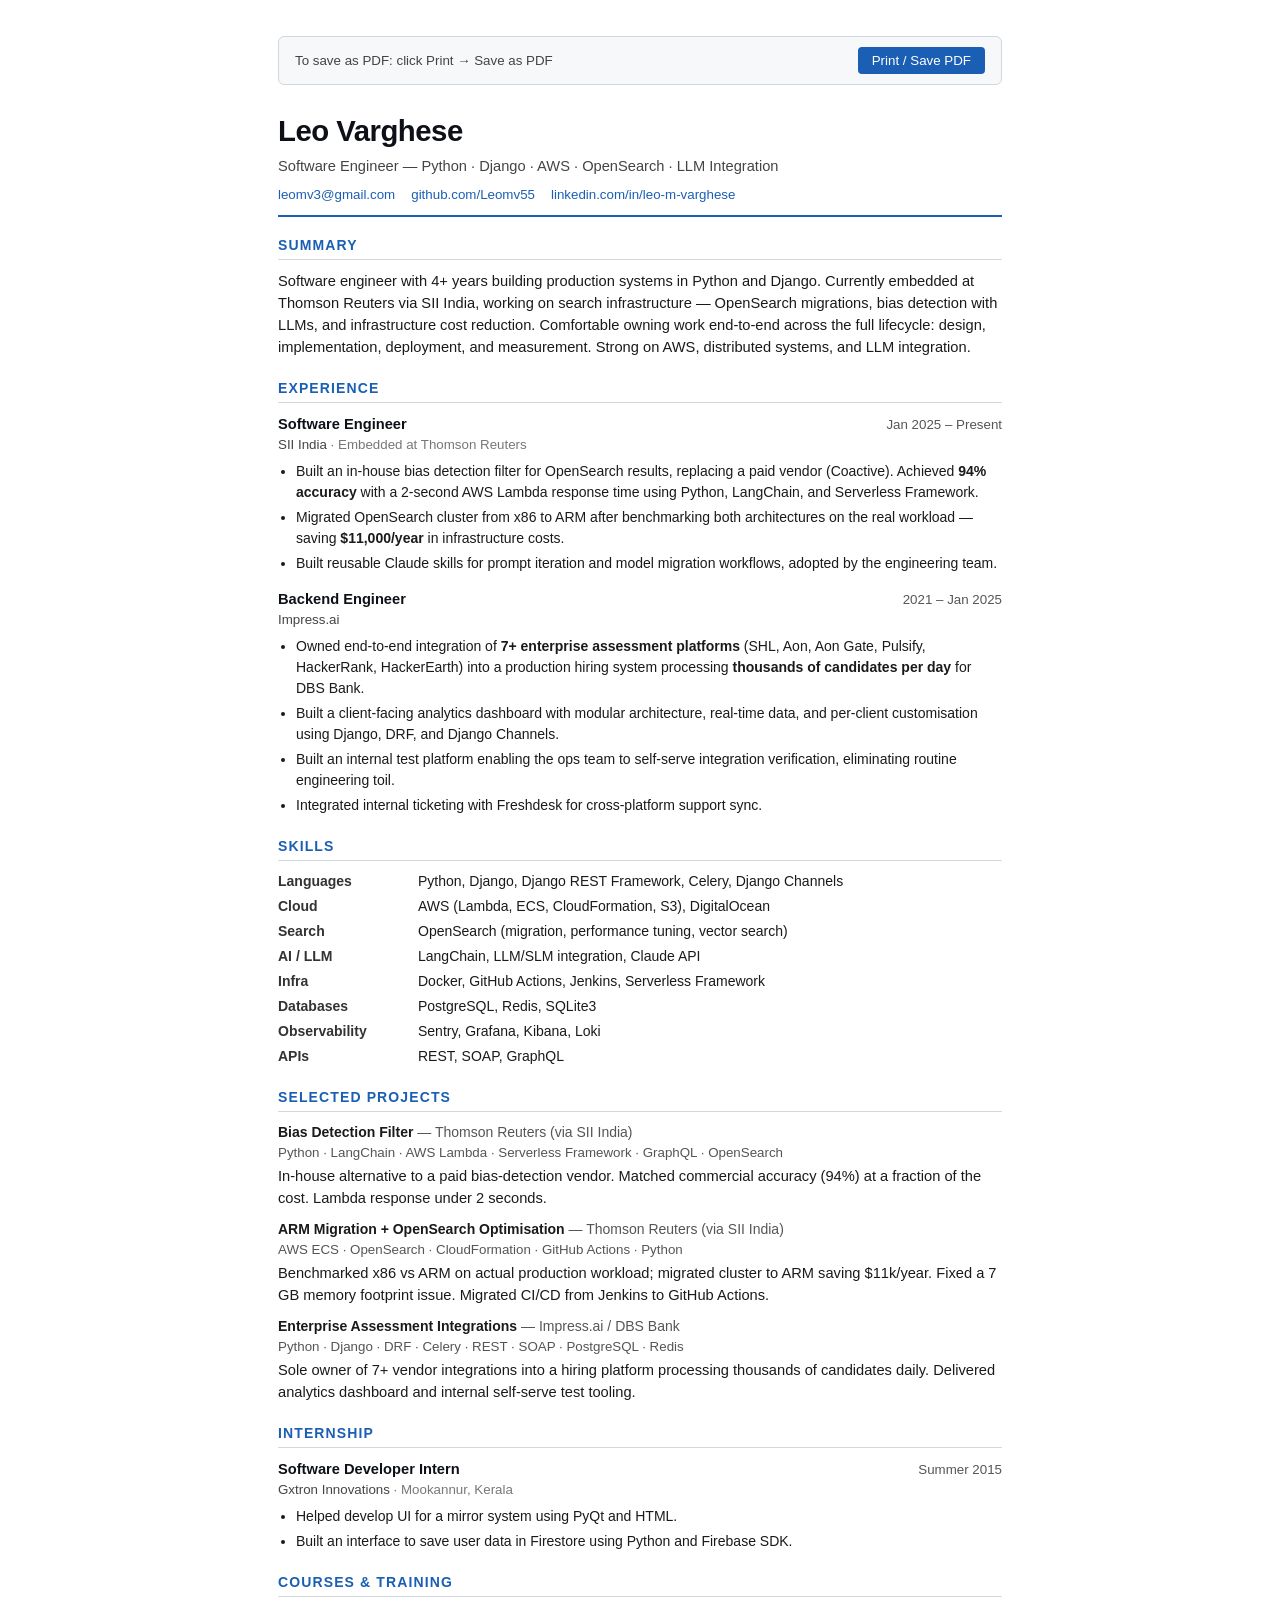
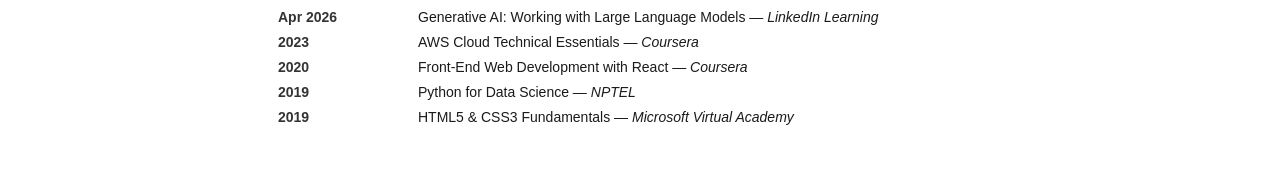
<file: resume.html>
<!DOCTYPE html>
<html lang="en">
<head>
  <meta charset="UTF-8" />
  <meta name="viewport" content="width=device-width, initial-scale=1.0" />
  <title>Leo Varghese — Resume</title>
  <style>
    /* ── Reset & base ── */
    *, *::before, *::after { box-sizing: border-box; margin: 0; padding: 0; }

    body {
      font-family: 'Segoe UI', Arial, Helvetica, sans-serif;
      font-size: 11pt;
      line-height: 1.5;
      color: #1a1a1a;
      background: #fff;
      max-width: 820px;
      margin: 0 auto;
      padding: 36px 48px;
    }

    a { color: #1a5fb4; text-decoration: none; }
    a:hover { text-decoration: underline; }

    /* ── Header ── */
    .resume-header { border-bottom: 2px solid #1a5fb4; padding-bottom: 10px; margin-bottom: 18px; }

    .resume-header h1 {
      font-size: 22pt;
      font-weight: 700;
      letter-spacing: -0.5px;
      color: #0d1117;
    }

    .resume-header .tagline {
      font-size: 11pt;
      color: #444;
      margin-top: 2px;
    }

    .resume-header .contacts {
      display: flex;
      flex-wrap: wrap;
      gap: 16px;
      margin-top: 8px;
      font-size: 10pt;
      color: #333;
    }

    .resume-header .contacts span::before {
      content: '';
    }

    /* ── Section ── */
    .section { margin-bottom: 20px; }

    .section-title {
      font-size: 10.5pt;
      font-weight: 700;
      text-transform: uppercase;
      letter-spacing: 0.08em;
      color: #1a5fb4;
      border-bottom: 1px solid #d0d7de;
      padding-bottom: 3px;
      margin-bottom: 10px;
    }

    /* ── Experience ── */
    .job { margin-bottom: 14px; }

    .job-header {
      display: flex;
      justify-content: space-between;
      align-items: baseline;
      flex-wrap: wrap;
      gap: 4px;
    }

    .job-title {
      font-weight: 700;
      font-size: 11pt;
      color: #0d1117;
    }

    .job-dates {
      font-size: 10pt;
      color: #555;
      white-space: nowrap;
    }

    .job-company {
      font-size: 10pt;
      color: #444;
      margin-bottom: 6px;
    }

    .job-company em {
      font-style: normal;
      color: #777;
    }

    ul.bullets {
      padding-left: 18px;
      list-style: disc;
    }

    ul.bullets li {
      margin-bottom: 4px;
      font-size: 10.5pt;
    }

    /* ── Skills ── */
    .skills-grid {
      display: grid;
      grid-template-columns: 130px 1fr;
      gap: 4px 10px;
      font-size: 10.5pt;
    }

    .skills-grid .label {
      font-weight: 600;
      color: #333;
    }

    /* ── Projects ── */
    .project { margin-bottom: 10px; }

    .project-name {
      font-weight: 700;
      font-size: 10.5pt;
    }

    .project-meta {
      font-size: 10pt;
      color: #555;
      margin-bottom: 2px;
    }

    /* ── Print ── */
    @media print {
      body { padding: 18px 24px; font-size: 10.5pt; }
      a { color: #1a5fb4; }
      .no-print { display: none; }
    }

    /* ── Download bar (screen only) ── */
    .download-bar {
      background: #f6f8fa;
      border: 1px solid #d0d7de;
      border-radius: 6px;
      padding: 10px 16px;
      margin-bottom: 24px;
      display: flex;
      align-items: center;
      justify-content: space-between;
      font-size: 10pt;
      color: #444;
    }

    .download-bar button {
      background: #1a5fb4;
      color: #fff;
      border: none;
      border-radius: 4px;
      padding: 6px 14px;
      font-size: 10pt;
      cursor: pointer;
    }

    .download-bar button:hover { background: #1248a0; }
  </style>
</head>
<body>

  <!-- Download bar (hidden when printing) -->
  <div class="download-bar no-print">
    <span>To save as PDF: click Print → Save as PDF</span>
    <button onclick="window.print()">Print / Save PDF</button>
  </div>

  <!-- ── Header ── -->
  <header class="resume-header">
    <h1>Leo Varghese</h1>
    <p class="tagline">Software Engineer — Python · Django · AWS · OpenSearch · LLM Integration</p>
    <div class="contacts">
      <span><a href="mailto:leomv3@gmail.com">leomv3@gmail.com</a></span>
      <span><a href="https://github.com/Leomv55" target="_blank" rel="noopener">github.com/Leomv55</a></span>
      <span><a href="https://www.linkedin.com/in/leo-m-varghese/" target="_blank" rel="noopener">linkedin.com/in/leo-m-varghese</a></span>
    </div>
  </header>

  <!-- ── Summary ── -->
  <section class="section">
    <h2 class="section-title">Summary</h2>
    <p>
      Software engineer with 4+ years building production systems in Python and Django. Currently embedded at Thomson Reuters via SII India, working on search infrastructure — OpenSearch migrations, bias detection with LLMs, and infrastructure cost reduction. Comfortable owning work end-to-end across the full lifecycle: design, implementation, deployment, and measurement. Strong on AWS, distributed systems, and LLM integration.
    </p>
  </section>

  <!-- ── Experience ── -->
  <section class="section">
    <h2 class="section-title">Experience</h2>

    <div class="job">
      <div class="job-header">
        <span class="job-title">Software Engineer</span>
        <span class="job-dates">Jan 2025 – Present</span>
      </div>
      <p class="job-company">SII India <em>· Embedded at Thomson Reuters</em></p>
      <ul class="bullets">
        <li>Built an in-house bias detection filter for OpenSearch results, replacing a paid vendor (Coactive). Achieved <strong>94% accuracy</strong> with a 2-second AWS Lambda response time using Python, LangChain, and Serverless Framework.</li>
        <li>Migrated OpenSearch cluster from x86 to ARM after benchmarking both architectures on the real workload — saving <strong>$11,000/year</strong> in infrastructure costs.</li>
        <li>Built reusable Claude skills for prompt iteration and model migration workflows, adopted by the engineering team.</li>
      </ul>
    </div>

    <div class="job">
      <div class="job-header">
        <span class="job-title">Backend Engineer</span>
        <span class="job-dates">2021 – Jan 2025</span>
      </div>
      <p class="job-company">Impress.ai</p>
      <ul class="bullets">
        <li>Owned end-to-end integration of <strong>7+ enterprise assessment platforms</strong> (SHL, Aon, Aon Gate, Pulsify, HackerRank, HackerEarth) into a production hiring system processing <strong>thousands of candidates per day</strong> for DBS Bank.</li>
        <li>Built a client-facing analytics dashboard with modular architecture, real-time data, and per-client customisation using Django, DRF, and Django Channels.</li>
        <li>Built an internal test platform enabling the ops team to self-serve integration verification, eliminating routine engineering toil.</li>
        <li>Integrated internal ticketing with Freshdesk for cross-platform support sync.</li>
      </ul>
    </div>

  </section>

  <!-- ── Skills ── -->
  <section class="section">
    <h2 class="section-title">Skills</h2>
    <div class="skills-grid">
      <span class="label">Languages</span>
      <span>Python, Django, Django REST Framework, Celery, Django Channels</span>

      <span class="label">Cloud</span>
      <span>AWS (Lambda, ECS, CloudFormation, S3), DigitalOcean</span>

      <span class="label">Search</span>
      <span>OpenSearch (migration, performance tuning, vector search)</span>

      <span class="label">AI / LLM</span>
      <span>LangChain, LLM/SLM integration, Claude API</span>

      <span class="label">Infra</span>
      <span>Docker, GitHub Actions, Jenkins, Serverless Framework</span>

      <span class="label">Databases</span>
      <span>PostgreSQL, Redis, SQLite3</span>

      <span class="label">Observability</span>
      <span>Sentry, Grafana, Kibana, Loki</span>

      <span class="label">APIs</span>
      <span>REST, SOAP, GraphQL</span>

    </div>
  </section>

  <!-- ── Selected Projects ── -->
  <section class="section">
    <h2 class="section-title">Selected Projects</h2>

    <div class="project">
      <p class="project-name">Bias Detection Filter <span style="font-weight:400;color:#555;">— Thomson Reuters (via SII India)</span></p>
      <p class="project-meta">Python · LangChain · AWS Lambda · Serverless Framework · GraphQL · OpenSearch</p>
      <p>In-house alternative to a paid bias-detection vendor. Matched commercial accuracy (94%) at a fraction of the cost. Lambda response under 2 seconds.</p>
    </div>

    <div class="project">
      <p class="project-name">ARM Migration + OpenSearch Optimisation <span style="font-weight:400;color:#555;">— Thomson Reuters (via SII India)</span></p>
      <p class="project-meta">AWS ECS · OpenSearch · CloudFormation · GitHub Actions · Python</p>
      <p>Benchmarked x86 vs ARM on actual production workload; migrated cluster to ARM saving $11k/year. Fixed a 7 GB memory footprint issue. Migrated CI/CD from Jenkins to GitHub Actions.</p>
    </div>

    <div class="project">
      <p class="project-name">Enterprise Assessment Integrations <span style="font-weight:400;color:#555;">— Impress.ai / DBS Bank</span></p>
      <p class="project-meta">Python · Django · DRF · Celery · REST · SOAP · PostgreSQL · Redis</p>
      <p>Sole owner of 7+ vendor integrations into a hiring platform processing thousands of candidates daily. Delivered analytics dashboard and internal self-serve test tooling.</p>
    </div>

  </section>

  <!-- ── Internship ── -->
  <section class="section">
    <h2 class="section-title">Internship</h2>

    <div class="job">
      <div class="job-header">
        <span class="job-title">Software Developer Intern</span>
        <span class="job-dates">Summer 2015</span>
      </div>
      <p class="job-company">Gxtron Innovations <em>· Mookannur, Kerala</em></p>
      <ul class="bullets">
        <li>Helped develop UI for a mirror system using PyQt and HTML.</li>
        <li>Built an interface to save user data in Firestore using Python and Firebase SDK.</li>
      </ul>
    </div>

  </section>

  <!-- ── Courses & Training ── -->
  <section class="section">
    <h2 class="section-title">Courses &amp; Training</h2>
    <div class="skills-grid">
      <span class="label">Apr 2026</span>
      <span>Generative AI: Working with Large Language Models — <em>LinkedIn Learning</em></span>

      <span class="label">2023</span>
      <span>AWS Cloud Technical Essentials — <em>Coursera</em></span>

      <span class="label">2020</span>
      <span>Front-End Web Development with React — <em>Coursera</em></span>

      <span class="label">2019</span>
      <span>Python for Data Science — <em>NPTEL</em></span>

      <span class="label">2019</span>
      <span>HTML5 &amp; CSS3 Fundamentals — <em>Microsoft Virtual Academy</em></span>
    </div>
  </section>

</body>
</html>
</file>
